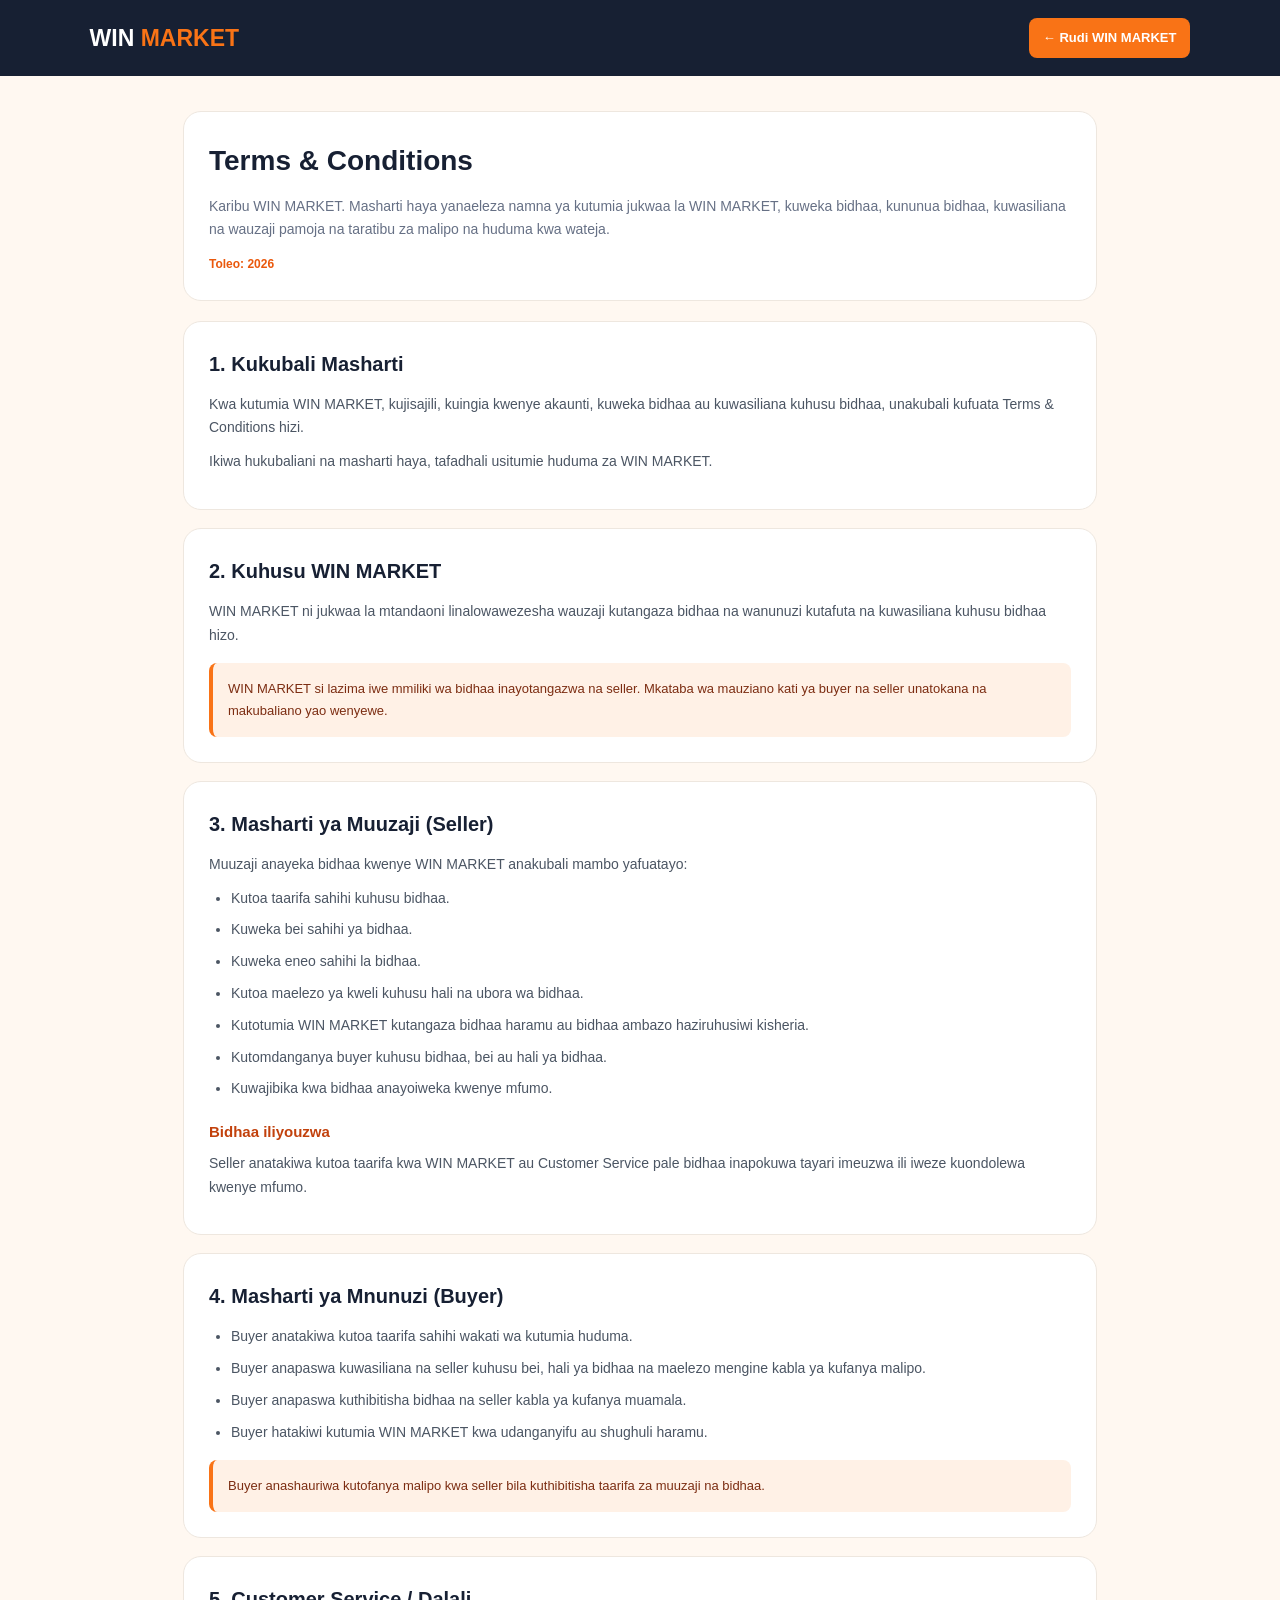
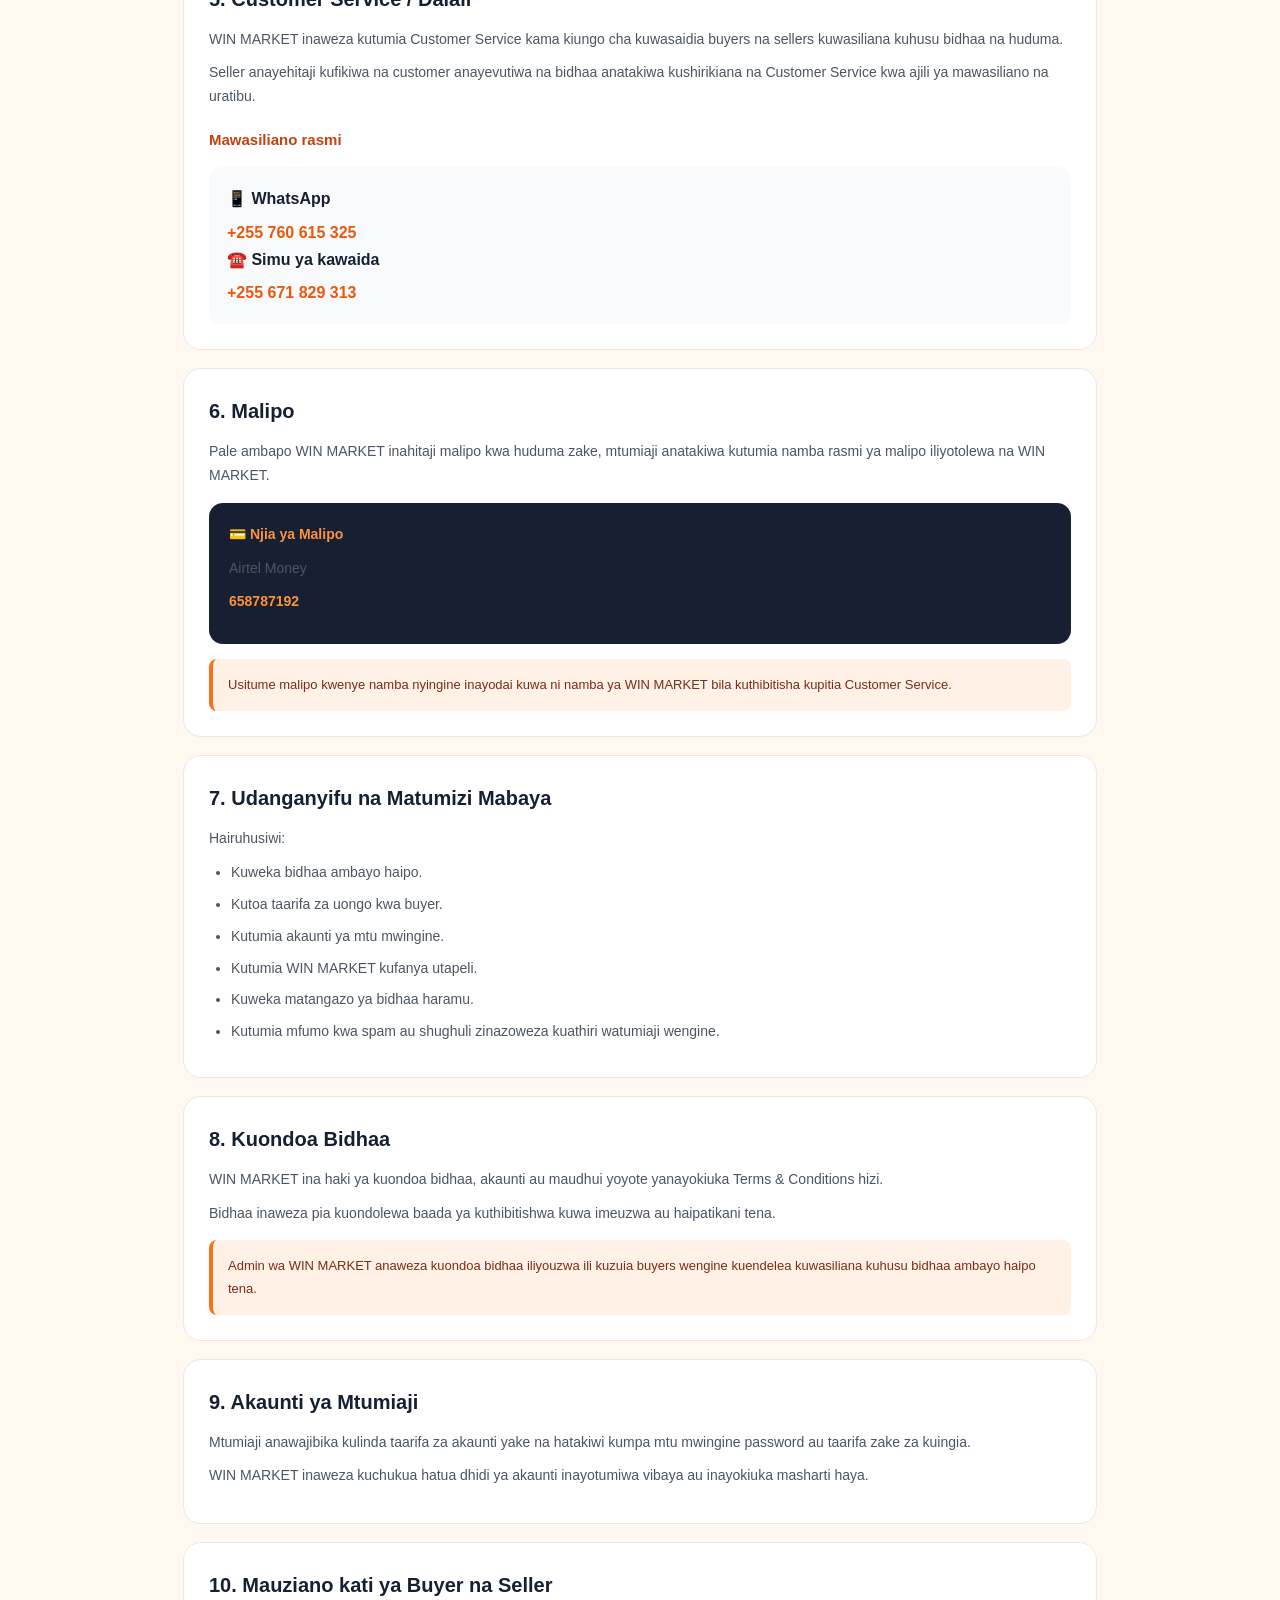
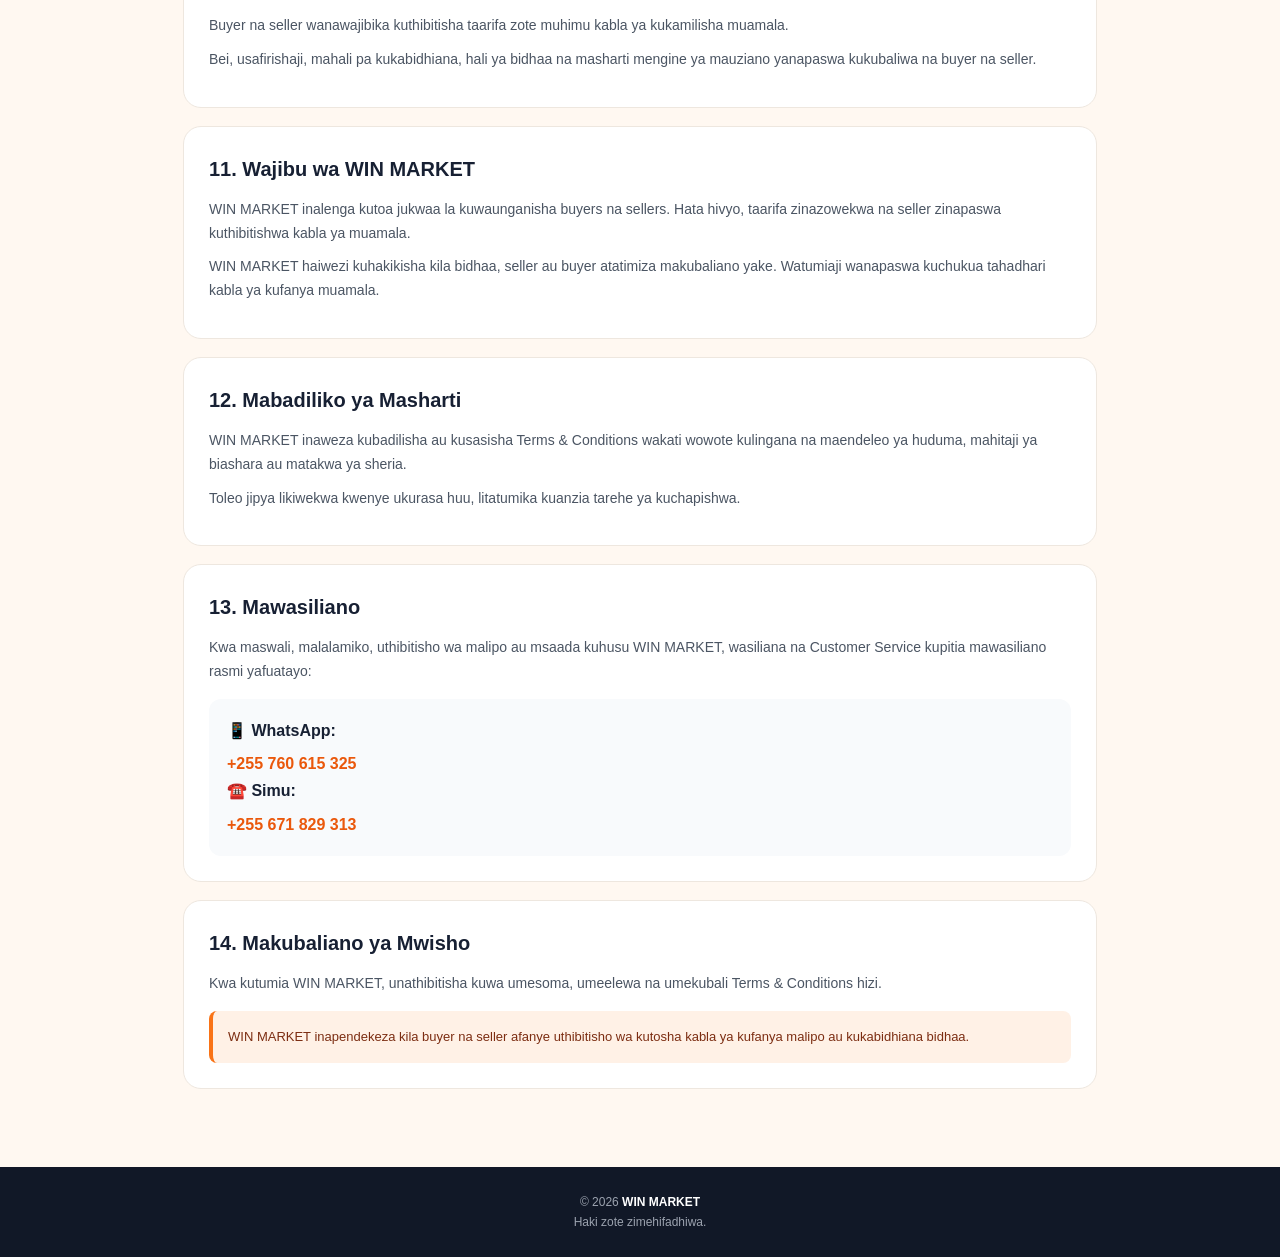
<file: terms.html>
<!DOCTYPE html>
<html lang="sw">

<head>

    <meta charset="UTF-8">

    <meta
        name="viewport"
        content="width=device-width, initial-scale=1.0"
    >

    <title>WIN MARKET | Terms & Conditions</title>

    <meta
        name="description"
        content="Terms and Conditions za WIN MARKET Tanzania kwa wauzaji, wanunuzi na matumizi ya huduma."
    >

    <style>

        * {
            margin: 0;
            padding: 0;
            box-sizing: border-box;
        }

        html {
            scroll-behavior: smooth;
        }

        body {
            font-family: Arial, Helvetica, sans-serif;
            background: #fff8f1;
            color: #172033;
            line-height: 1.7;
        }

        header {
            background: #172033;
            color: white;
            padding: 18px 7%;
            display: flex;
            align-items: center;
            justify-content: space-between;
            gap: 15px;
        }

        .logo {
            font-size: 23px;
            font-weight: 900;
        }

        .logo span {
            color: #f97316;
        }

        .back-btn {
            color: white;
            text-decoration: none;
            background: #f97316;
            padding: 9px 14px;
            border-radius: 8px;
            font-size: 13px;
            font-weight: bold;
        }

        .container {
            max-width: 950px;
            margin: auto;
            padding: 35px 18px 60px;
        }

        .intro {
            background: white;
            border-radius: 18px;
            padding: 25px;
            margin-bottom: 20px;
            border: 1px solid #eee7df;
        }

        .intro h1 {
            font-size: 28px;
            margin-bottom: 10px;
        }

        .intro p {
            color: #667085;
            font-size: 14px;
        }

        .updated {
            margin-top: 12px;
            font-size: 12px;
            color: #ea580c;
            font-weight: bold;
        }

        .terms-section {
            background: white;
            padding: 25px;
            margin-bottom: 18px;
            border-radius: 18px;
            border: 1px solid #eee7df;
        }

        .terms-section h2 {
            font-size: 20px;
            margin-bottom: 12px;
            color: #172033;
        }

        .terms-section h3 {
            font-size: 15px;
            margin: 18px 0 7px;
            color: #c2410c;
        }

        .terms-section p {
            color: #4b5563;
            font-size: 14px;
            margin-bottom: 10px;
        }

        .terms-section ul {
            padding-left: 22px;
            color: #4b5563;
            font-size: 14px;
        }

        .terms-section li {
            margin-bottom: 8px;
        }

        .important {
            background: #fff1e6;
            border-left: 4px solid #f97316;
            padding: 15px;
            border-radius: 8px;
            margin-top: 15px;
            color: #7c2d12;
            font-size: 13px;
        }

        .payment-box {
            background: #172033;
            color: white;
            padding: 20px;
            border-radius: 14px;
            margin-top: 15px;
        }

        .payment-box strong {
            color: #fb923c;
        }

        .contact-box {
            background: #f8fafc;
            padding: 18px;
            border-radius: 12px;
            margin-top: 15px;
        }

        .contact-box a {
            display: block;
            color: #ea580c;
            font-weight: bold;
            text-decoration: none;
            margin-top: 6px;
        }

        footer {
            background: #111827;
            color: #9ca3af;
            text-align: center;
            padding: 25px 15px;
            font-size: 12px;
        }

        footer strong {
            color: white;
        }

        @media (max-width: 600px) {

            header {
                padding: 15px;
            }

            .logo {
                font-size: 19px;
            }

            .back-btn {
                font-size: 11px;
            }

            .container {
                padding: 20px 12px 40px;
            }

            .intro,
            .terms-section {
                padding: 20px;
            }

            .intro h1 {
                font-size: 23px;
            }

            .terms-section h2 {
                font-size: 18px;
            }

        }

    </style>

</head>


<body>


<!-- ================= HEADER ================= -->

<header>

    <div class="logo">

        WIN
        <span>MARKET</span>

    </div>


    <a
        href="index.html"
        class="back-btn"
    >
        ← Rudi WIN MARKET
    </a>

</header>



<!-- ================= CONTENT ================= -->

<main class="container">


    <!-- INTRO -->

    <section class="intro">

        <h1>
            Terms & Conditions
        </h1>

        <p>

            Karibu WIN MARKET. Masharti haya yanaeleza
            namna ya kutumia jukwaa la WIN MARKET,
            kuweka bidhaa, kununua bidhaa, kuwasiliana
            na wauzaji pamoja na taratibu za malipo
            na huduma kwa wateja.

        </p>

        <div class="updated">
            Toleo: 2026
        </div>

    </section>



    <!-- 1 -->

    <section class="terms-section">

        <h2>
            1. Kukubali Masharti
        </h2>

        <p>

            Kwa kutumia WIN MARKET, kujisajili,
            kuingia kwenye akaunti, kuweka bidhaa
            au kuwasiliana kuhusu bidhaa, unakubali
            kufuata Terms & Conditions hizi.

        </p>

        <p>

            Ikiwa hukubaliani na masharti haya,
            tafadhali usitumie huduma za WIN MARKET.

        </p>

    </section>



    <!-- 2 -->

    <section class="terms-section">

        <h2>
            2. Kuhusu WIN MARKET
        </h2>

        <p>

            WIN MARKET ni jukwaa la mtandaoni
            linalowawezesha wauzaji kutangaza bidhaa
            na wanunuzi kutafuta na kuwasiliana
            kuhusu bidhaa hizo.

        </p>

        <div class="important">

            WIN MARKET si lazima iwe mmiliki wa bidhaa
            inayotangazwa na seller. Mkataba wa mauziano
            kati ya buyer na seller unatokana na makubaliano
            yao wenyewe.

        </div>

    </section>



    <!-- SELLER -->

    <section
        class="terms-section"
        id="seller"
    >

        <h2>
            3. Masharti ya Muuzaji (Seller)
        </h2>

        <p>
            Muuzaji anayeka bidhaa kwenye WIN MARKET
            anakubali mambo yafuatayo:
        </p>

        <ul>

            <li>
                Kutoa taarifa sahihi kuhusu bidhaa.
            </li>

            <li>
                Kuweka bei sahihi ya bidhaa.
            </li>

            <li>
                Kuweka eneo sahihi la bidhaa.
            </li>

            <li>
                Kutoa maelezo ya kweli kuhusu hali
                na ubora wa bidhaa.
            </li>

            <li>
                Kutotumia WIN MARKET kutangaza bidhaa
                haramu au bidhaa ambazo haziruhusiwi
                kisheria.
            </li>

            <li>
                Kutomdanganya buyer kuhusu bidhaa,
                bei au hali ya bidhaa.
            </li>

            <li>
                Kuwajibika kwa bidhaa anayoiweka
                kwenye mfumo.
            </li>

        </ul>


        <h3>
            Bidhaa iliyouzwa
        </h3>

        <p>

            Seller anatakiwa kutoa taarifa kwa WIN MARKET
            au Customer Service pale bidhaa inapokuwa
            tayari imeuzwa ili iweze kuondolewa kwenye
            mfumo.

        </p>

    </section>



    <!-- BUYER -->

    <section
        class="terms-section"
        id="buyer"
    >

        <h2>
            4. Masharti ya Mnunuzi (Buyer)
        </h2>

        <ul>

            <li>
                Buyer anatakiwa kutoa taarifa sahihi
                wakati wa kutumia huduma.
            </li>

            <li>
                Buyer anapaswa kuwasiliana na seller
                kuhusu bei, hali ya bidhaa na maelezo
                mengine kabla ya kufanya malipo.
            </li>

            <li>
                Buyer anapaswa kuthibitisha bidhaa
                na seller kabla ya kufanya muamala.
            </li>

            <li>
                Buyer hatakiwi kutumia WIN MARKET
                kwa udanganyifu au shughuli haramu.
            </li>

        </ul>

        <div class="important">

            Buyer anashauriwa kutofanya malipo kwa seller
            bila kuthibitisha taarifa za muuzaji na bidhaa.

        </div>

    </section>



    <!-- CUSTOMER SERVICE -->

    <section class="terms-section">

        <h2>
            5. Customer Service / Dalali
        </h2>

        <p>

            WIN MARKET inaweza kutumia Customer Service
            kama kiungo cha kuwasaidia buyers na sellers
            kuwasiliana kuhusu bidhaa na huduma.

        </p>

        <p>

            Seller anayehitaji kufikiwa na customer
            anayevutiwa na bidhaa anatakiwa kushirikiana
            na Customer Service kwa ajili ya mawasiliano
            na uratibu.

        </p>

        <h3>
            Mawasiliano rasmi
        </h3>

        <div class="contact-box">

            <strong>
                📱 WhatsApp
            </strong>

            <a
                href="https://wa.me/255760615325"
                target="_blank"
            >
                +255 760 615 325
            </a>


            <strong>
                ☎️ Simu ya kawaida
            </strong>

            <a
                href="tel:+255671829313"
            >
                +255 671 829 313
            </a>

        </div>

    </section>



    <!-- PAYMENT -->

    <section
        class="terms-section"
        id="payments"
    >

        <h2>
            6. Malipo
        </h2>

        <p>

            Pale ambapo WIN MARKET inahitaji malipo
            kwa huduma zake, mtumiaji anatakiwa kutumia
            namba rasmi ya malipo iliyotolewa na WIN MARKET.

        </p>

        <div class="payment-box">

            <p>
                💳 <strong>Njia ya Malipo</strong>
            </p>

            <p>
                Airtel Money
            </p>

            <p>
                <strong>658787192</strong>
            </p>

        </div>

        <div class="important">

            Usitume malipo kwenye namba nyingine
            inayodai kuwa ni namba ya WIN MARKET
            bila kuthibitisha kupitia Customer Service.

        </div>

    </section>



    <!-- FRAUD -->

    <section class="terms-section">

        <h2>
            7. Udanganyifu na Matumizi Mabaya
        </h2>

        <p>
            Hairuhusiwi:
        </p>

        <ul>

            <li>
                Kuweka bidhaa ambayo haipo.
            </li>

            <li>
                Kutoa taarifa za uongo kwa buyer.
            </li>

            <li>
                Kutumia akaunti ya mtu mwingine.
            </li>

            <li>
                Kutumia WIN MARKET kufanya utapeli.
            </li>

            <li>
                Kuweka matangazo ya bidhaa haramu.
            </li>

            <li>
                Kutumia mfumo kwa spam au shughuli
                zinazoweza kuathiri watumiaji wengine.
            </li>

        </ul>

    </section>



    <!-- PRODUCT REMOVAL -->

    <section class="terms-section">

        <h2>
            8. Kuondoa Bidhaa
        </h2>

        <p>

            WIN MARKET ina haki ya kuondoa bidhaa,
            akaunti au maudhui yoyote yanayokiuka
            Terms & Conditions hizi.

        </p>

        <p>

            Bidhaa inaweza pia kuondolewa baada ya
            kuthibitishwa kuwa imeuzwa au haipatikani
            tena.

        </p>

        <div class="important">

            Admin wa WIN MARKET anaweza kuondoa bidhaa
            iliyouzwa ili kuzuia buyers wengine kuendelea
            kuwasiliana kuhusu bidhaa ambayo haipo tena.

        </div>

    </section>



    <!-- ACCOUNT -->

    <section class="terms-section">

        <h2>
            9. Akaunti ya Mtumiaji
        </h2>

        <p>

            Mtumiaji anawajibika kulinda taarifa
            za akaunti yake na hatakiwi kumpa mtu
            mwingine password au taarifa zake za kuingia.

        </p>

        <p>

            WIN MARKET inaweza kuchukua hatua dhidi
            ya akaunti inayotumiwa vibaya au inayokiuka
            masharti haya.

        </p>

    </section>



    <!-- TRANSACTIONS -->

    <section class="terms-section">

        <h2>
            10. Mauziano kati ya Buyer na Seller
        </h2>

        <p>

            Buyer na seller wanawajibika kuthibitisha
            taarifa zote muhimu kabla ya kukamilisha
            muamala.

        </p>

        <p>

            Bei, usafirishaji, mahali pa kukabidhiana,
            hali ya bidhaa na masharti mengine ya mauziano
            yanapaswa kukubaliwa na buyer na seller.

        </p>

    </section>



    <!-- LIABILITY -->

    <section class="terms-section">

        <h2>
            11. Wajibu wa WIN MARKET
        </h2>

        <p>

            WIN MARKET inalenga kutoa jukwaa la
            kuwaunganisha buyers na sellers.
            Hata hivyo, taarifa zinazowekwa na seller
            zinapaswa kuthibitishwa kabla ya muamala.

        </p>

        <p>

            WIN MARKET haiwezi kuhakikisha kila bidhaa,
            seller au buyer atatimiza makubaliano yake.
            Watumiaji wanapaswa kuchukua tahadhari
            kabla ya kufanya muamala.

        </p>

    </section>



    <!-- CHANGES -->

    <section class="terms-section">

        <h2>
            12. Mabadiliko ya Masharti
        </h2>

        <p>

            WIN MARKET inaweza kubadilisha au kusasisha
            Terms & Conditions wakati wowote kulingana
            na maendeleo ya huduma, mahitaji ya biashara
            au matakwa ya sheria.

        </p>

        <p>

            Toleo jipya likiwekwa kwenye ukurasa huu,
            litatumika kuanzia tarehe ya kuchapishwa.

        </p>

    </section>



    <!-- CONTACT -->

    <section class="terms-section">

        <h2>
            13. Mawasiliano
        </h2>

        <p>

            Kwa maswali, malalamiko, uthibitisho wa
            malipo au msaada kuhusu WIN MARKET,
            wasiliana na Customer Service kupitia
            mawasiliano rasmi yafuatayo:

        </p>

        <div class="contact-box">

            <strong>
                📱 WhatsApp:
            </strong>

            <a
                href="https://wa.me/255760615325"
                target="_blank"
            >
                +255 760 615 325
            </a>

            <strong>
                ☎️ Simu:
            </strong>

            <a
                href="tel:+255671829313"
            >
                +255 671 829 313
            </a>

        </div>

    </section>



    <!-- FINAL -->

    <section class="terms-section">

        <h2>
            14. Makubaliano ya Mwisho
        </h2>

        <p>

            Kwa kutumia WIN MARKET, unathibitisha kuwa
            umesoma, umeelewa na umekubali Terms &
            Conditions hizi.

        </p>

        <div class="important">

            WIN MARKET inapendekeza kila buyer na seller
            afanye uthibitisho wa kutosha kabla ya kufanya
            malipo au kukabidhiana bidhaa.

        </div>

    </section>


</main>



<!-- ================= FOOTER ================= -->

<footer>

    © 2026
    <strong>WIN MARKET</strong>

    <br>

    Haki zote zimehifadhiwa.

</footer>


</body>

</html>
</file>
